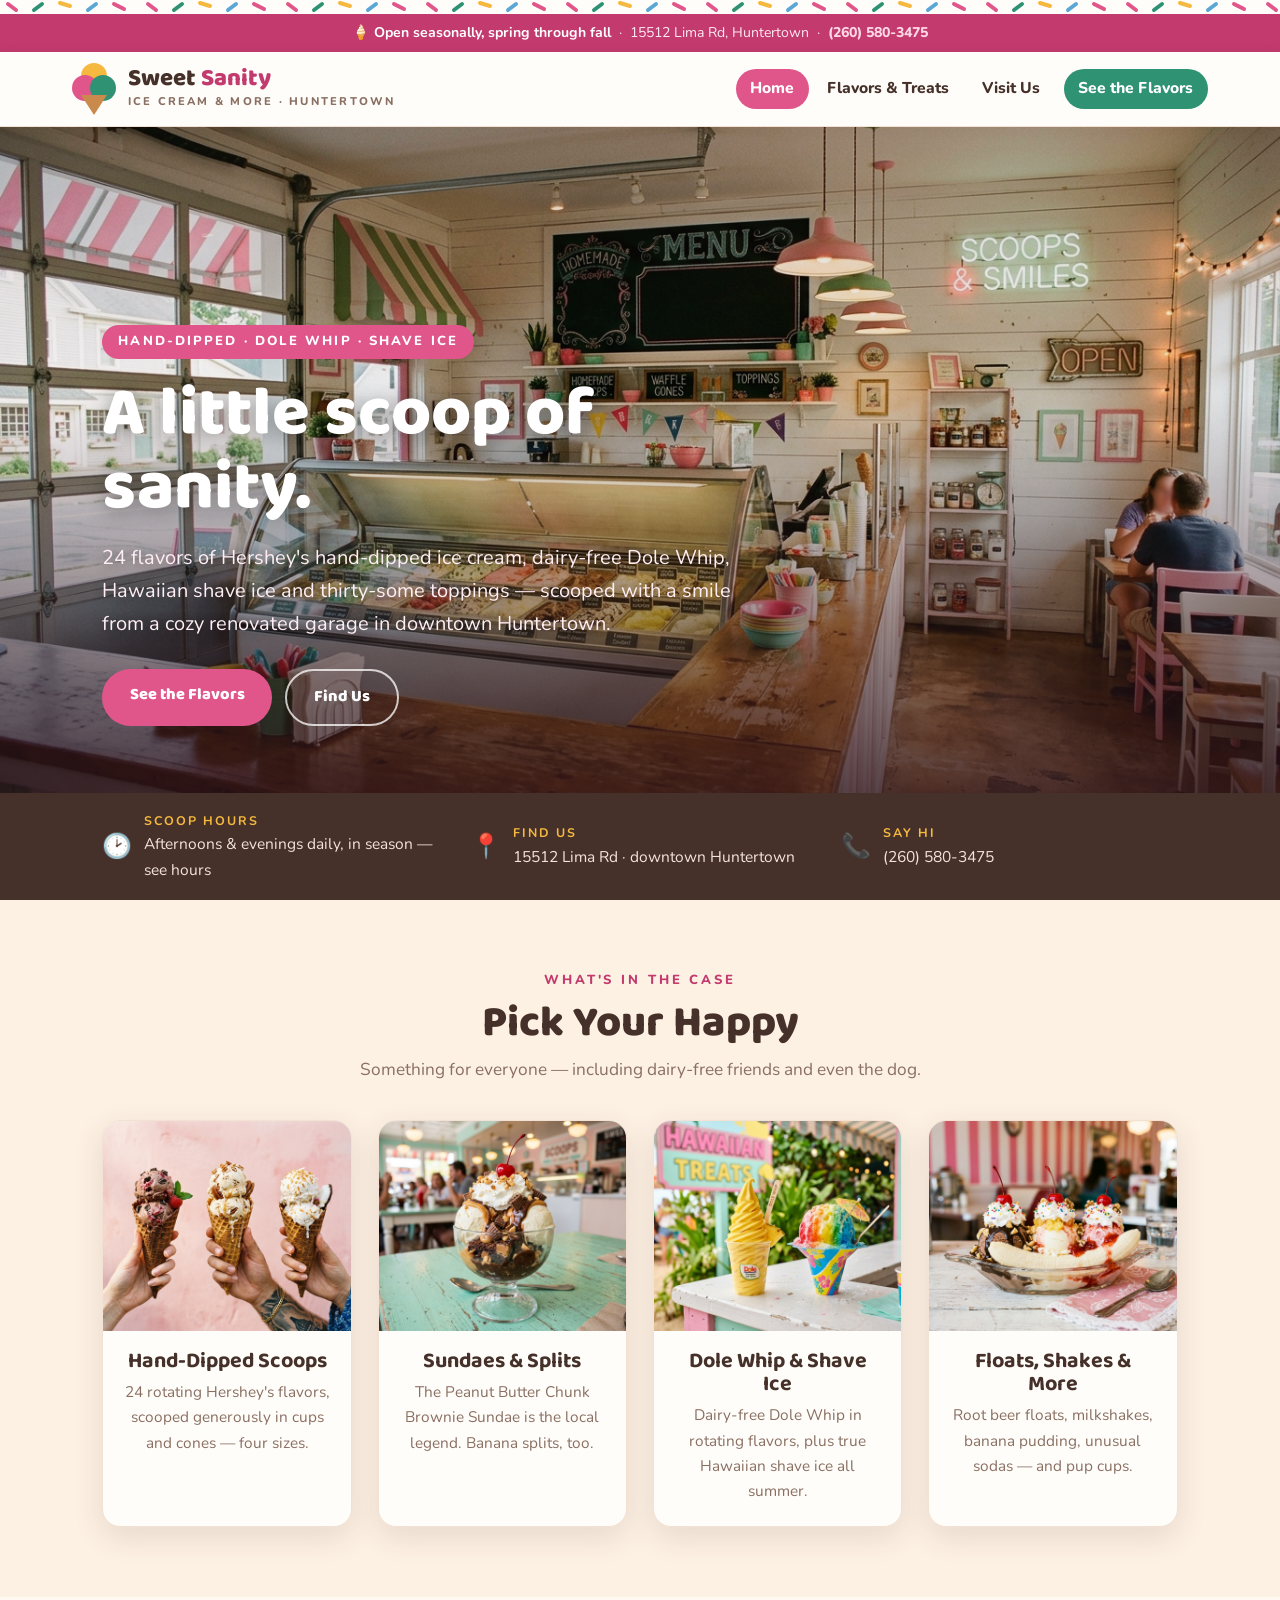
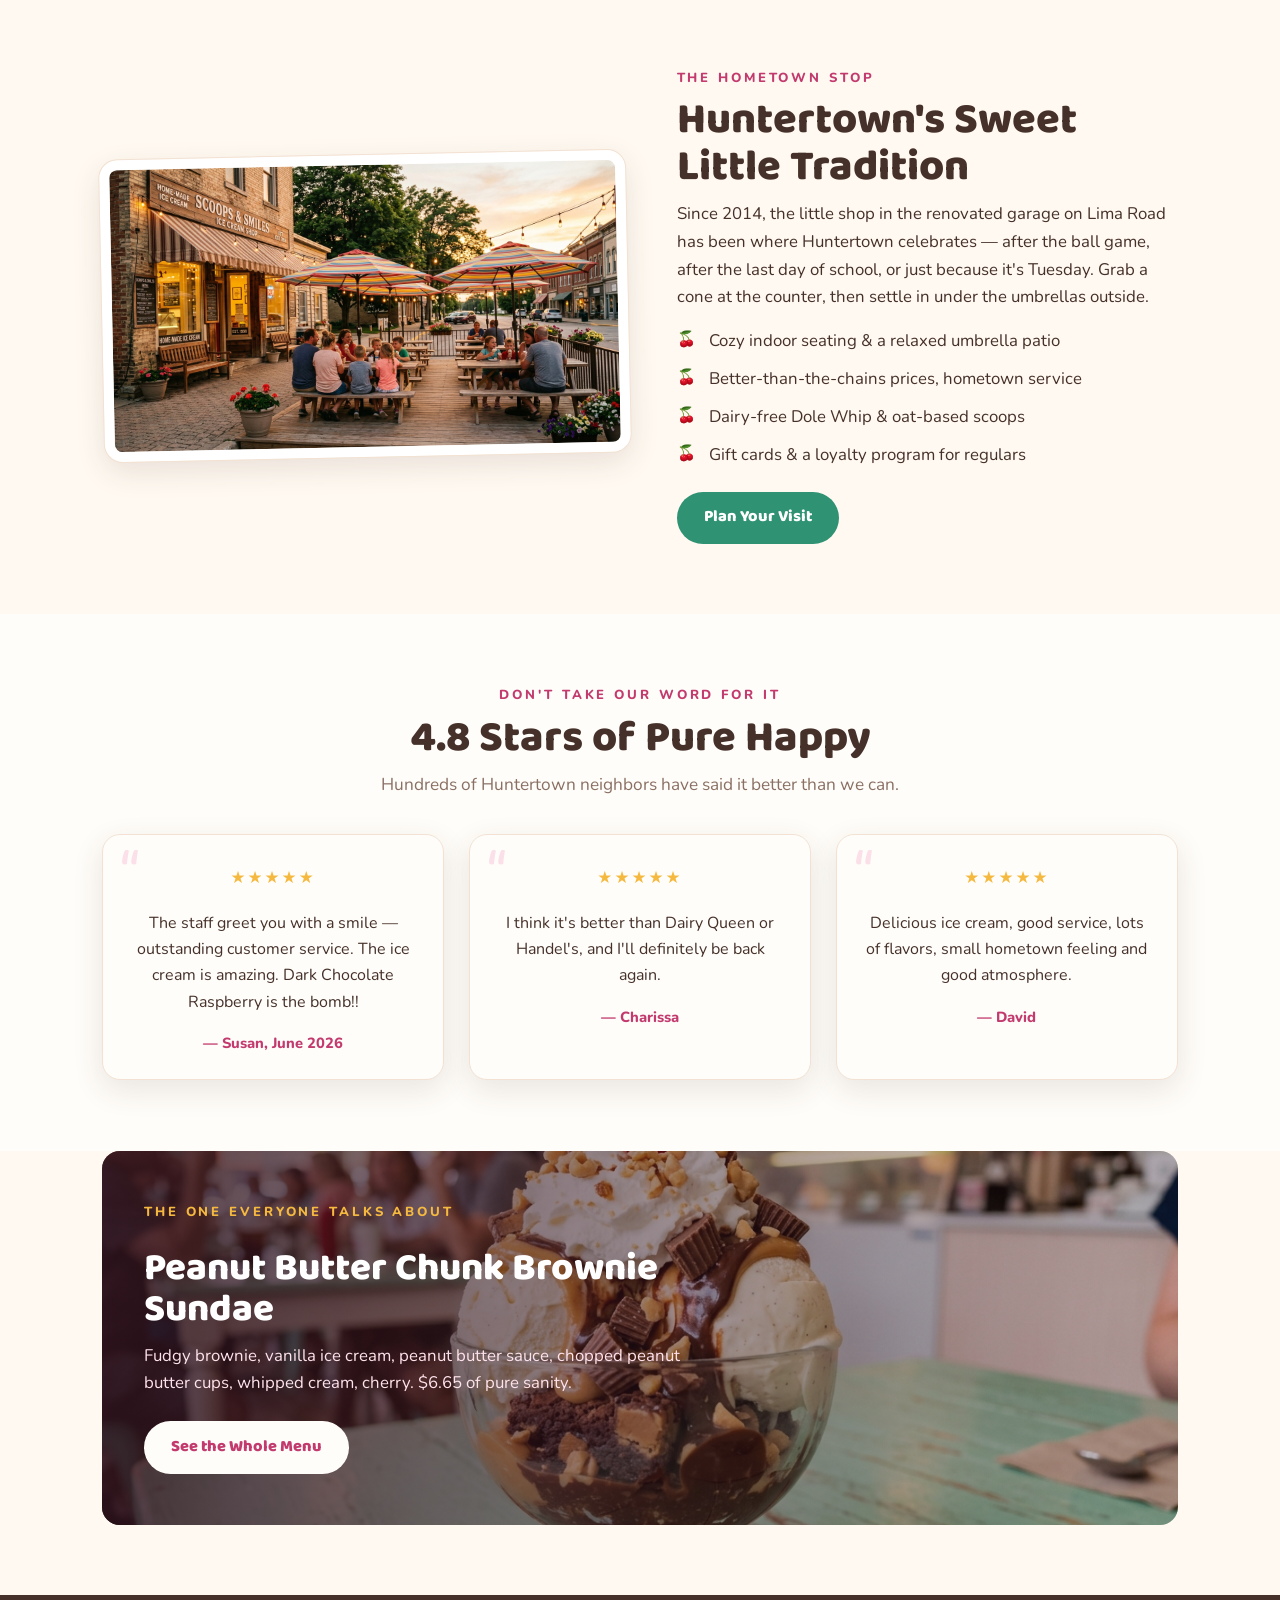
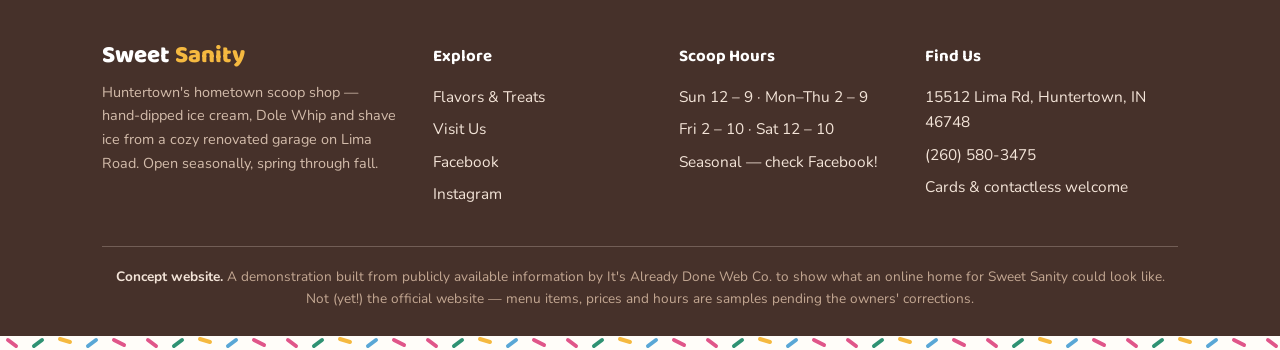
<file: index.html>
<!DOCTYPE html>
<html lang="en">
<head>
<meta charset="UTF-8">
<meta name="viewport" content="width=device-width, initial-scale=1.0">
<title>Sweet Sanity Ice Cream — Huntertown's Hometown Scoop Shop</title>
<meta name="description" content="24 flavors of Hershey's hand-dipped ice cream, dairy-free Dole Whip, Hawaiian shave ice and 30+ toppings — served from a cozy renovated garage in downtown Huntertown, Indiana.">
<link rel="icon" href="data:image/svg+xml,<svg xmlns='http://www.w3.org/2000/svg' viewBox='0 0 100 100'><circle cx='35' cy='38' r='20' fill='%23e0568a'/><circle cx='65' cy='38' r='20' fill='%232f9273'/><circle cx='50' cy='24' r='20' fill='%23f5b940'/><path d='M28 55 L50 95 L72 55 Z' fill='%23c98a4b'/></svg>">
<link rel="stylesheet" href="css/style.css">
</head>
<body>

<div class="sprinkles"></div>
<div class="topbar">🍦 <strong>Open seasonally, spring through fall</strong> &nbsp;·&nbsp; 15512 Lima Rd, Huntertown &nbsp;·&nbsp; <a href="tel:+12605803475">(260) 580-3475</a></div>

<header class="site">
  <div class="nav-row">
    <a class="brand" href="index.html">
      <span class="scoops"><span class="s3"></span><span class="s1"></span><span class="s2"></span></span>
      <span>
        <span class="brand-name">Sweet <span>Sanity</span></span>
        <span class="brand-tag">Ice Cream &amp; More · Huntertown</span>
      </span>
    </a>
    <nav class="main">
      <a href="index.html" class="active">Home</a>
      <a href="menu.html">Flavors &amp; Treats</a>
      <a href="visit.html">Visit Us</a>
      <a href="menu.html" class="cta">See the Flavors</a>
    </nav>
  </div>
</header>

<section class="hero">
  <img class="hero-bg" src="assets/hero-parlor.png" alt="Inside Sweet Sanity: a glass case of colorful hand-dipped ice cream tubs in a cozy pink, green and white parlor">
  <div class="wrap hero-inner">
    <span class="kicker">Hand-dipped · Dole Whip · Shave Ice</span>
    <h1>A little scoop of sanity.</h1>
    <p class="lede">24 flavors of Hershey's hand-dipped ice cream, dairy-free Dole Whip, Hawaiian shave ice and thirty-some toppings — scooped with a smile from a cozy renovated garage in downtown Huntertown.</p>
    <div class="btns">
      <a class="btn btn-pink" href="menu.html">See the Flavors</a>
      <a class="btn btn-outline" href="visit.html">Find Us</a>
    </div>
  </div>
</section>

<div class="info-strip">
  <div class="wrap">
    <div class="cell"><span class="info-ico">🕑</span><div><strong>Scoop Hours</strong> Afternoons &amp; evenings daily, in season — <a href="visit.html">see hours</a></div></div>
    <div class="cell"><span class="info-ico">📍</span><div><strong>Find Us</strong> <a href="visit.html">15512 Lima Rd · downtown Huntertown</a></div></div>
    <div class="cell"><span class="info-ico">📞</span><div><strong>Say Hi</strong> <a href="tel:+12605803475">(260) 580-3475</a></div></div>
  </div>
</div>

<section class="block block--deep">
  <div class="wrap center">
    <p class="eyebrow">What's in the case</p>
    <h2>Pick Your Happy</h2>
    <p class="sub">Something for everyone — including dairy-free friends and even the dog.</p>
    <div class="grid grid-4">
      <div class="card">
        <img src="assets/cones.png" alt="Three waffle cones with colorful scoops of hand-dipped ice cream">
        <div class="pad"><h3>Hand-Dipped Scoops</h3><p>24 rotating Hershey's flavors, scooped generously in cups and cones — four sizes.</p></div>
      </div>
      <div class="card">
        <img src="assets/sundae.png" alt="A peanut butter chunk brownie sundae with whipped cream and a cherry">
        <div class="pad"><h3>Sundaes &amp; Splits</h3><p>The Peanut Butter Chunk Brownie Sundae is the local legend. Banana splits, too.</p></div>
      </div>
      <div class="card">
        <img src="assets/dolewhip.png" alt="Pineapple Dole Whip swirl beside a rainbow Hawaiian shave ice">
        <div class="pad"><h3>Dole Whip &amp; Shave Ice</h3><p>Dairy-free Dole Whip in rotating flavors, plus true Hawaiian shave ice all summer.</p></div>
      </div>
      <div class="card">
        <img src="assets/banana-split.png" alt="A classic banana split with whipped cream, sprinkles and cherries">
        <div class="pad"><h3>Floats, Shakes &amp; More</h3><p>Root beer floats, milkshakes, banana pudding, unusual sodas — and pup cups.</p></div>
      </div>
    </div>
  </div>
</section>

<section class="block">
  <div class="wrap">
    <div class="split">
      <div class="split-img"><img src="assets/patio.png" alt="Umbrella-shaded picnic tables outside the ice cream shop on a summer evening"></div>
      <div>
        <p class="eyebrow">The Hometown Stop</p>
        <h2>Huntertown's Sweet Little Tradition</h2>
        <p>Since 2014, the little shop in the renovated garage on Lima Road has been where Huntertown celebrates — after the ball game, after the last day of school, or just because it's Tuesday. Grab a cone at the counter, then settle in under the umbrellas outside.</p>
        <ul class="checks">
          <li>Cozy indoor seating &amp; a relaxed umbrella patio</li>
          <li>Better-than-the-chains prices, hometown service</li>
          <li>Dairy-free Dole Whip &amp; oat-based scoops</li>
          <li>Gift cards &amp; a loyalty program for regulars</li>
        </ul>
        <p style="margin-top:1.4rem"><a class="btn btn-mint" href="visit.html">Plan Your Visit</a></p>
      </div>
    </div>
  </div>
</section>

<section class="block block--white">
  <div class="wrap center">
    <p class="eyebrow">Don't take our word for it</p>
    <h2>4.8 Stars of Pure Happy</h2>
    <p class="sub">Hundreds of Huntertown neighbors have said it better than we can.</p>
    <div class="grid grid-3">
      <div class="review">
        <div class="stars">★★★★★</div>
        <p>The staff greet you with a smile — outstanding customer service. The ice cream is amazing. Dark Chocolate Raspberry is the bomb!!</p>
        <div class="who">— Susan, June 2026</div>
      </div>
      <div class="review">
        <div class="stars">★★★★★</div>
        <p>I think it's better than Dairy Queen or Handel's, and I'll definitely be back again.</p>
        <div class="who">— Charissa</div>
      </div>
      <div class="review">
        <div class="stars">★★★★★</div>
        <p>Delicious ice cream, good service, lots of flavors, small hometown feeling and good atmosphere.</p>
        <div class="who">— David</div>
      </div>
    </div>
  </div>
</section>

<section class="block" style="padding-top:0">
  <div class="wrap">
    <div class="banner">
      <img class="bg" src="assets/sundae.png" alt="An indulgent brownie sundae">
      <div class="pad">
        <p class="eyebrow" style="color:#f5b940">The one everyone talks about</p>
        <h2>Peanut Butter Chunk Brownie Sundae</h2>
        <p>Fudgy brownie, vanilla ice cream, peanut butter sauce, chopped peanut butter cups, whipped cream, cherry. $6.65 of pure sanity.</p>
        <a class="btn btn-cream" href="menu.html">See the Whole Menu</a>
      </div>
    </div>
  </div>
</section>

<footer class="site">
  <div class="wrap">
    <div class="cols">
      <div>
        <span class="brand-name">Sweet <span style="color:#f5b940">Sanity</span></span>
        <p class="small">Huntertown's hometown scoop shop — hand-dipped ice cream, Dole Whip and shave ice from a cozy renovated garage on Lima Road. Open seasonally, spring through fall.</p>
      </div>
      <div>
        <h4>Explore</h4>
        <ul>
          <li><a href="menu.html">Flavors &amp; Treats</a></li>
          <li><a href="visit.html">Visit Us</a></li>
          <li><a href="https://www.facebook.com/p/Sweet-Sanity-Ice-Cream-and-More-61554289288531/" target="_blank" rel="noopener">Facebook</a></li>
          <li><a href="https://www.instagram.com/_sweet_sanity/" target="_blank" rel="noopener">Instagram</a></li>
        </ul>
      </div>
      <div>
        <h4>Scoop Hours</h4>
        <ul>
          <li>Sun 12 – 9 · Mon–Thu 2 – 9</li>
          <li>Fri 2 – 10 · Sat 12 – 10</li>
          <li>Seasonal — check Facebook!</li>
        </ul>
      </div>
      <div>
        <h4>Find Us</h4>
        <ul>
          <li>15512 Lima Rd, Huntertown, IN 46748</li>
          <li><a href="tel:+12605803475">(260) 580-3475</a></li>
          <li>Cards &amp; contactless welcome</li>
        </ul>
      </div>
    </div>
    <div class="footnote">
      <strong>Concept website.</strong> A demonstration built from publicly available information by It's Already Done Web Co. to show what an online home for Sweet Sanity could look like. Not (yet!) the official website — menu items, prices and hours are samples pending the owners' corrections.
    </div>
  </div>
</footer>
<div class="sprinkles"></div>

<script>
  // Privacy-friendly analytics (GoatCounter) - no cookies, records host+path only
  window.goatcounter = { path: function(p) { return location.host + p; } };
</script>
<script data-goatcounter="https://flylow3d.goatcounter.com/count" async src="//gc.zgo.at/count.js"></script>
</body>
</html>
</file>
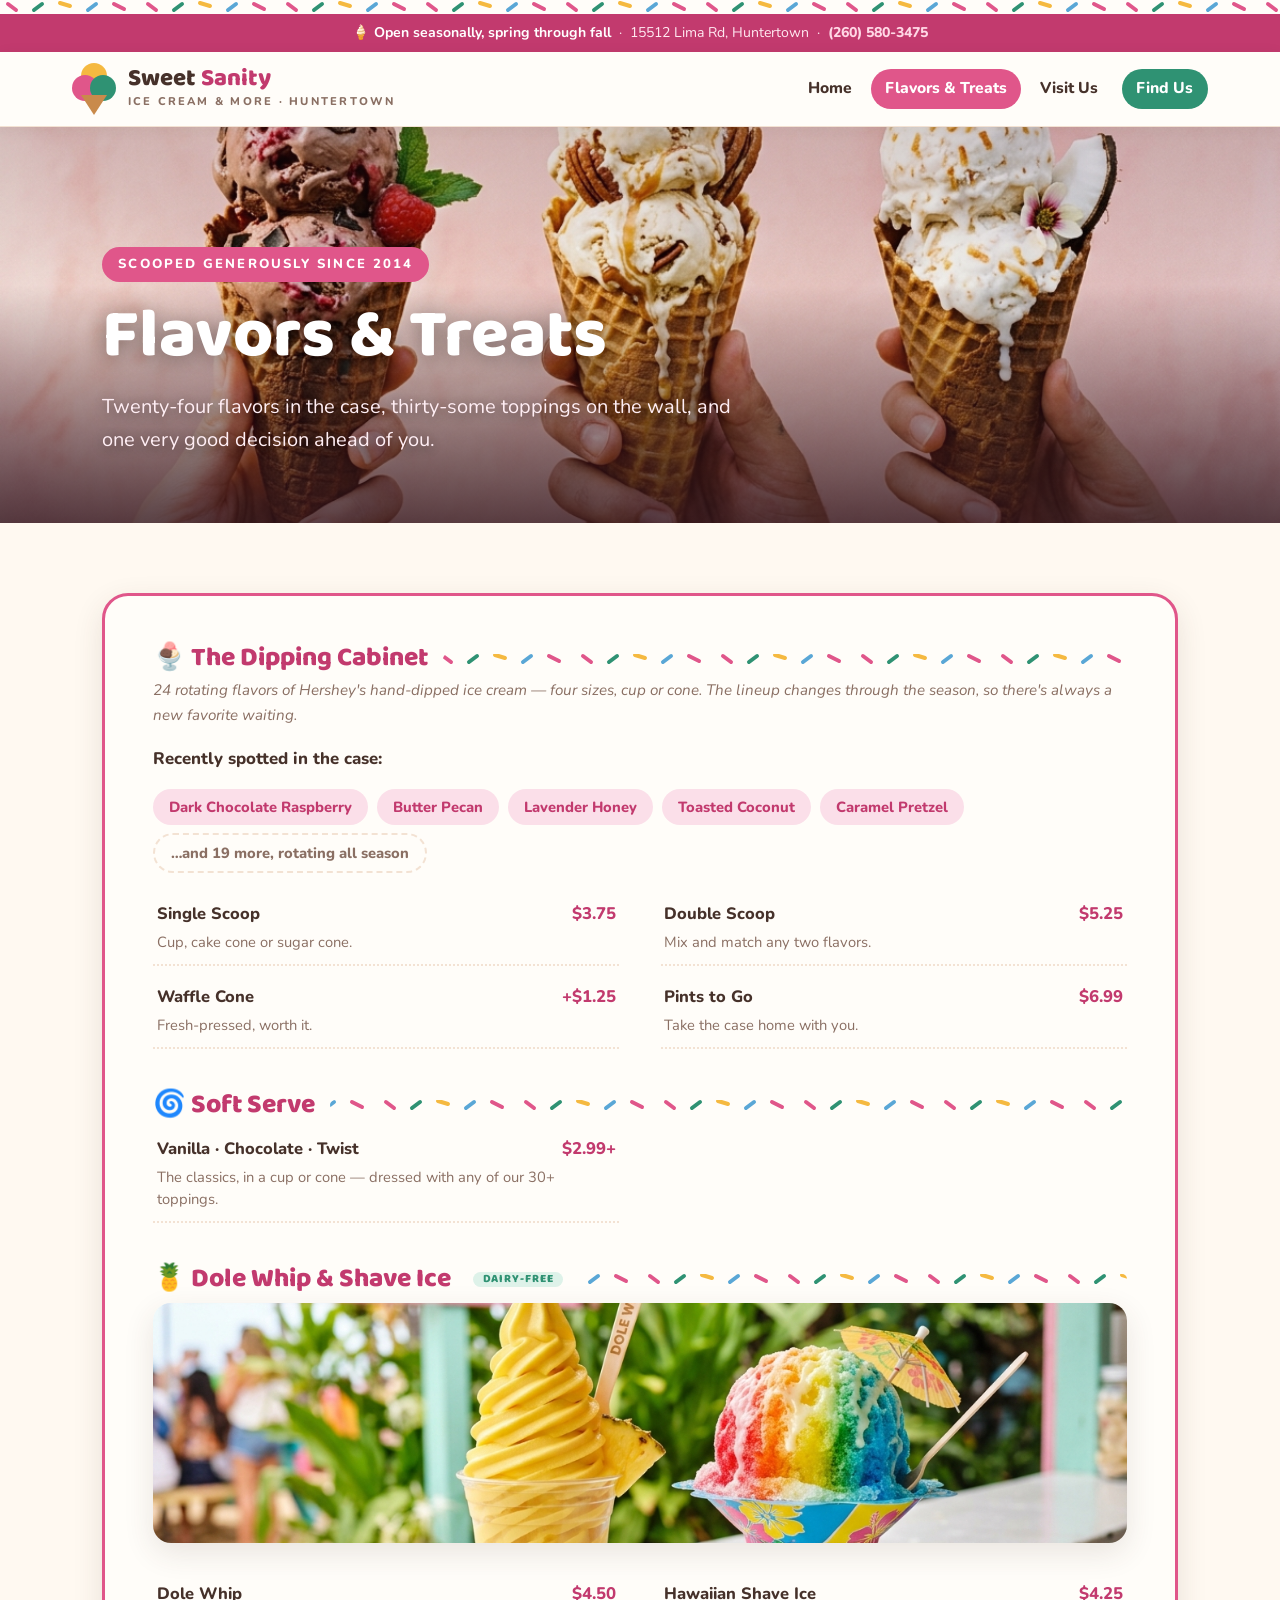
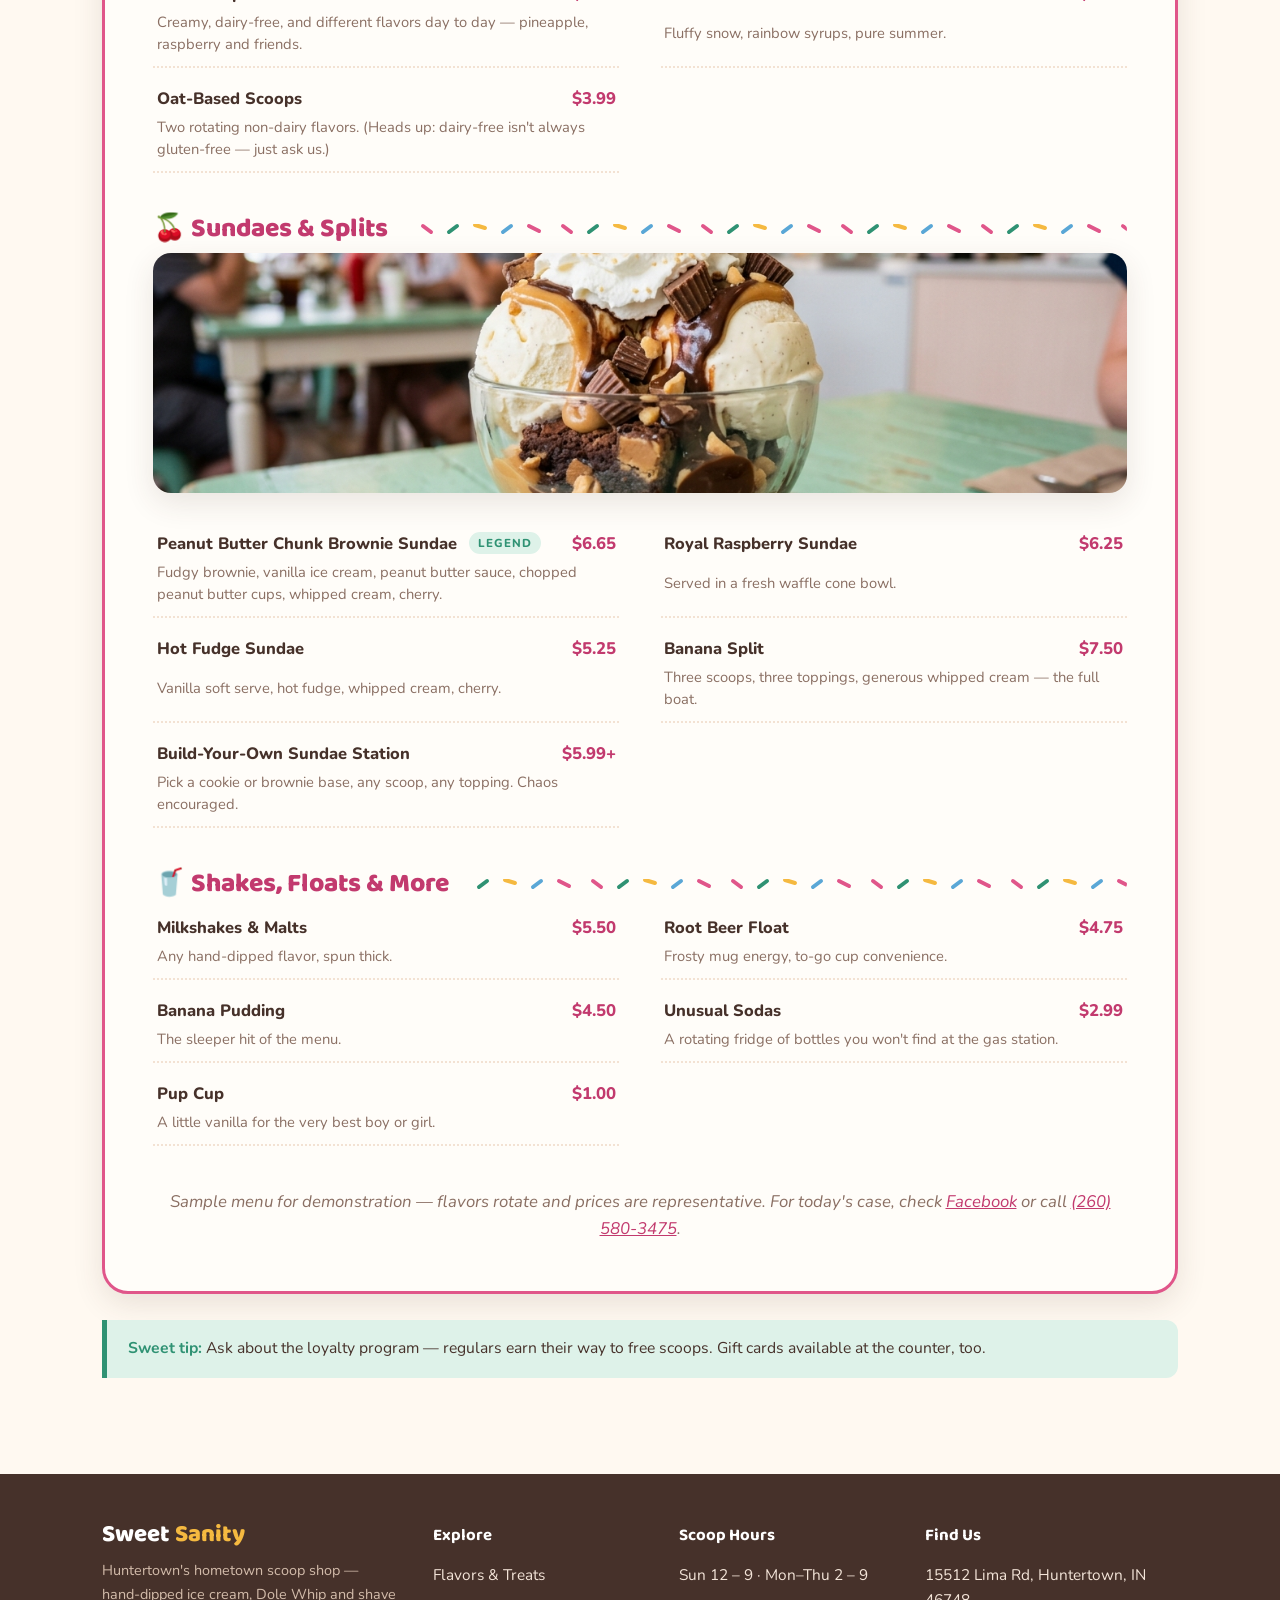
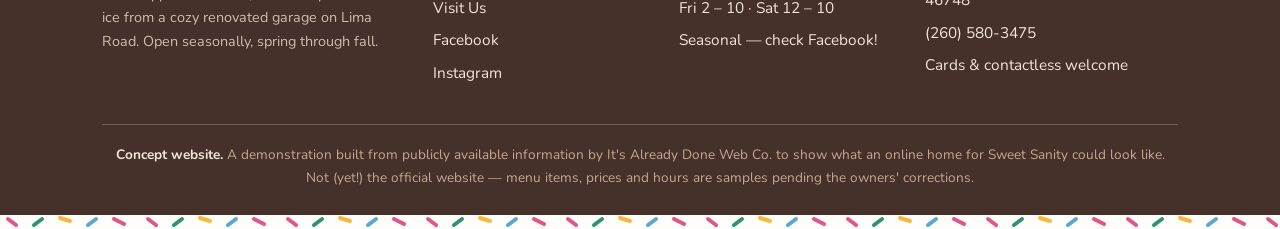
<file: menu.html>
<!DOCTYPE html>
<html lang="en">
<head>
<meta charset="UTF-8">
<meta name="viewport" content="width=device-width, initial-scale=1.0">
<title>Flavors &amp; Treats — Sweet Sanity Ice Cream · Huntertown, IN</title>
<meta name="description" content="24 rotating Hershey's hand-dipped flavors, soft serve, dairy-free Dole Whip, Hawaiian shave ice, sundaes, splits, shakes and floats at Sweet Sanity in Huntertown.">
<link rel="icon" href="data:image/svg+xml,<svg xmlns='http://www.w3.org/2000/svg' viewBox='0 0 100 100'><circle cx='35' cy='38' r='20' fill='%23e0568a'/><circle cx='65' cy='38' r='20' fill='%232f9273'/><circle cx='50' cy='24' r='20' fill='%23f5b940'/><path d='M28 55 L50 95 L72 55 Z' fill='%23c98a4b'/></svg>">
<link rel="stylesheet" href="css/style.css">
</head>
<body>

<div class="sprinkles"></div>
<div class="topbar">🍦 <strong>Open seasonally, spring through fall</strong> &nbsp;·&nbsp; 15512 Lima Rd, Huntertown &nbsp;·&nbsp; <a href="tel:+12605803475">(260) 580-3475</a></div>

<header class="site">
  <div class="nav-row">
    <a class="brand" href="index.html">
      <span class="scoops"><span class="s3"></span><span class="s1"></span><span class="s2"></span></span>
      <span>
        <span class="brand-name">Sweet <span>Sanity</span></span>
        <span class="brand-tag">Ice Cream &amp; More · Huntertown</span>
      </span>
    </a>
    <nav class="main">
      <a href="index.html">Home</a>
      <a href="menu.html" class="active">Flavors &amp; Treats</a>
      <a href="visit.html">Visit Us</a>
      <a href="visit.html" class="cta">Find Us</a>
    </nav>
  </div>
</header>

<section class="hero hero--page">
  <img class="hero-bg" src="assets/cones.png" alt="Waffle cones with generous scoops of hand-dipped ice cream">
  <div class="wrap hero-inner">
    <span class="kicker">Scooped generously since 2014</span>
    <h1>Flavors &amp; Treats</h1>
    <p class="lede">Twenty-four flavors in the case, thirty-some toppings on the wall, and one very good decision ahead of you.</p>
  </div>
</section>

<section class="block">
  <div class="wrap">
    <div class="menu-board">

      <div class="menu-section" id="dipped">
        <h3>🍨 The Dipping Cabinet</h3>
        <p class="note">24 rotating flavors of Hershey's hand-dipped ice cream — four sizes, cup or cone. The lineup changes through the season, so there's always a new favorite waiting.</p>
        <p style="font-weight:800; margin-top:0.6rem">Recently spotted in the case:</p>
        <div class="chips">
          <span>Dark Chocolate Raspberry</span>
          <span>Butter Pecan</span>
          <span>Lavender Honey</span>
          <span>Toasted Coconut</span>
          <span>Caramel Pretzel</span>
          <span class="more">…and 19 more, rotating all season</span>
        </div>
        <div class="menu-items" style="margin-top:1rem">
          <div class="mi"><span class="n">Single Scoop</span><span class="p">$3.75</span><span class="d">Cup, cake cone or sugar cone.</span></div>
          <div class="mi"><span class="n">Double Scoop</span><span class="p">$5.25</span><span class="d">Mix and match any two flavors.</span></div>
          <div class="mi"><span class="n">Waffle Cone</span><span class="p">+$1.25</span><span class="d">Fresh-pressed, worth it.</span></div>
          <div class="mi"><span class="n">Pints to Go</span><span class="p">$6.99</span><span class="d">Take the case home with you.</span></div>
        </div>
      </div>

      <div class="menu-section" id="softserve">
        <h3>🌀 Soft Serve</h3>
        <div class="menu-items">
          <div class="mi"><span class="n">Vanilla · Chocolate · Twist</span><span class="p">$2.99+</span><span class="d">The classics, in a cup or cone — dressed with any of our 30+ toppings.</span></div>
        </div>
      </div>

      <div class="menu-section" id="dolewhip">
        <h3>🍍 Dole Whip &amp; Shave Ice <span class="pill">Dairy-free</span></h3>
        <div class="menu-photo"><img src="assets/dolewhip.png" alt="Pineapple Dole Whip and rainbow Hawaiian shave ice"></div>
        <div class="menu-items">
          <div class="mi"><span class="n">Dole Whip</span><span class="p">$4.50</span><span class="d">Creamy, dairy-free, and different flavors day to day — pineapple, raspberry and friends.</span></div>
          <div class="mi"><span class="n">Hawaiian Shave Ice</span><span class="p">$4.25</span><span class="d">Fluffy snow, rainbow syrups, pure summer.</span></div>
          <div class="mi"><span class="n">Oat-Based Scoops</span><span class="p">$3.99</span><span class="d">Two rotating non-dairy flavors. (Heads up: dairy-free isn't always gluten-free — just ask us.)</span></div>
        </div>
      </div>

      <div class="menu-section" id="sundaes">
        <h3>🍒 Sundaes &amp; Splits</h3>
        <div class="menu-photo"><img src="assets/sundae.png" alt="Peanut butter chunk brownie sundae with whipped cream and cherry"></div>
        <div class="menu-items">
          <div class="mi"><span class="n">Peanut Butter Chunk Brownie Sundae <span class="pill">Legend</span></span><span class="p">$6.65</span><span class="d">Fudgy brownie, vanilla ice cream, peanut butter sauce, chopped peanut butter cups, whipped cream, cherry.</span></div>
          <div class="mi"><span class="n">Royal Raspberry Sundae</span><span class="p">$6.25</span><span class="d">Served in a fresh waffle cone bowl.</span></div>
          <div class="mi"><span class="n">Hot Fudge Sundae</span><span class="p">$5.25</span><span class="d">Vanilla soft serve, hot fudge, whipped cream, cherry.</span></div>
          <div class="mi"><span class="n">Banana Split</span><span class="p">$7.50</span><span class="d">Three scoops, three toppings, generous whipped cream — the full boat.</span></div>
          <div class="mi"><span class="n">Build-Your-Own Sundae Station</span><span class="p">$5.99+</span><span class="d">Pick a cookie or brownie base, any scoop, any topping. Chaos encouraged.</span></div>
        </div>
      </div>

      <div class="menu-section" id="more">
        <h3>🥤 Shakes, Floats &amp; More</h3>
        <div class="menu-items">
          <div class="mi"><span class="n">Milkshakes &amp; Malts</span><span class="p">$5.50</span><span class="d">Any hand-dipped flavor, spun thick.</span></div>
          <div class="mi"><span class="n">Root Beer Float</span><span class="p">$4.75</span><span class="d">Frosty mug energy, to-go cup convenience.</span></div>
          <div class="mi"><span class="n">Banana Pudding</span><span class="p">$4.50</span><span class="d">The sleeper hit of the menu.</span></div>
          <div class="mi"><span class="n">Unusual Sodas</span><span class="p">$2.99</span><span class="d">A rotating fridge of bottles you won't find at the gas station.</span></div>
          <div class="mi"><span class="n">Pup Cup</span><span class="p">$1.00</span><span class="d">A little vanilla for the very best boy or girl.</span></div>
        </div>
      </div>

      <p style="text-align:center; color:var(--muted); font-style:italic; margin-top:2rem">Sample menu for demonstration — flavors rotate and prices are representative. For today's case, check <a href="https://www.facebook.com/p/Sweet-Sanity-Ice-Cream-and-More-61554289288531/" target="_blank" rel="noopener">Facebook</a> or call <a href="tel:+12605803475">(260) 580-3475</a>.</p>
    </div>

    <div class="tip">
      <strong>Sweet tip:</strong> Ask about the loyalty program — regulars earn their way to free scoops. Gift cards available at the counter, too.
    </div>
  </div>
</section>

<footer class="site">
  <div class="wrap">
    <div class="cols">
      <div>
        <span class="brand-name">Sweet <span style="color:#f5b940">Sanity</span></span>
        <p class="small">Huntertown's hometown scoop shop — hand-dipped ice cream, Dole Whip and shave ice from a cozy renovated garage on Lima Road. Open seasonally, spring through fall.</p>
      </div>
      <div>
        <h4>Explore</h4>
        <ul>
          <li><a href="menu.html">Flavors &amp; Treats</a></li>
          <li><a href="visit.html">Visit Us</a></li>
          <li><a href="https://www.facebook.com/p/Sweet-Sanity-Ice-Cream-and-More-61554289288531/" target="_blank" rel="noopener">Facebook</a></li>
          <li><a href="https://www.instagram.com/_sweet_sanity/" target="_blank" rel="noopener">Instagram</a></li>
        </ul>
      </div>
      <div>
        <h4>Scoop Hours</h4>
        <ul>
          <li>Sun 12 – 9 · Mon–Thu 2 – 9</li>
          <li>Fri 2 – 10 · Sat 12 – 10</li>
          <li>Seasonal — check Facebook!</li>
        </ul>
      </div>
      <div>
        <h4>Find Us</h4>
        <ul>
          <li>15512 Lima Rd, Huntertown, IN 46748</li>
          <li><a href="tel:+12605803475">(260) 580-3475</a></li>
          <li>Cards &amp; contactless welcome</li>
        </ul>
      </div>
    </div>
    <div class="footnote">
      <strong>Concept website.</strong> A demonstration built from publicly available information by It's Already Done Web Co. to show what an online home for Sweet Sanity could look like. Not (yet!) the official website — menu items, prices and hours are samples pending the owners' corrections.
    </div>
  </div>
</footer>
<div class="sprinkles"></div>

<script>
  // Privacy-friendly analytics (GoatCounter) - no cookies, records host+path only
  window.goatcounter = { path: function(p) { return location.host + p; } };
</script>
<script data-goatcounter="https://flylow3d.goatcounter.com/count" async src="//gc.zgo.at/count.js"></script>
</body>
</html>
</file>
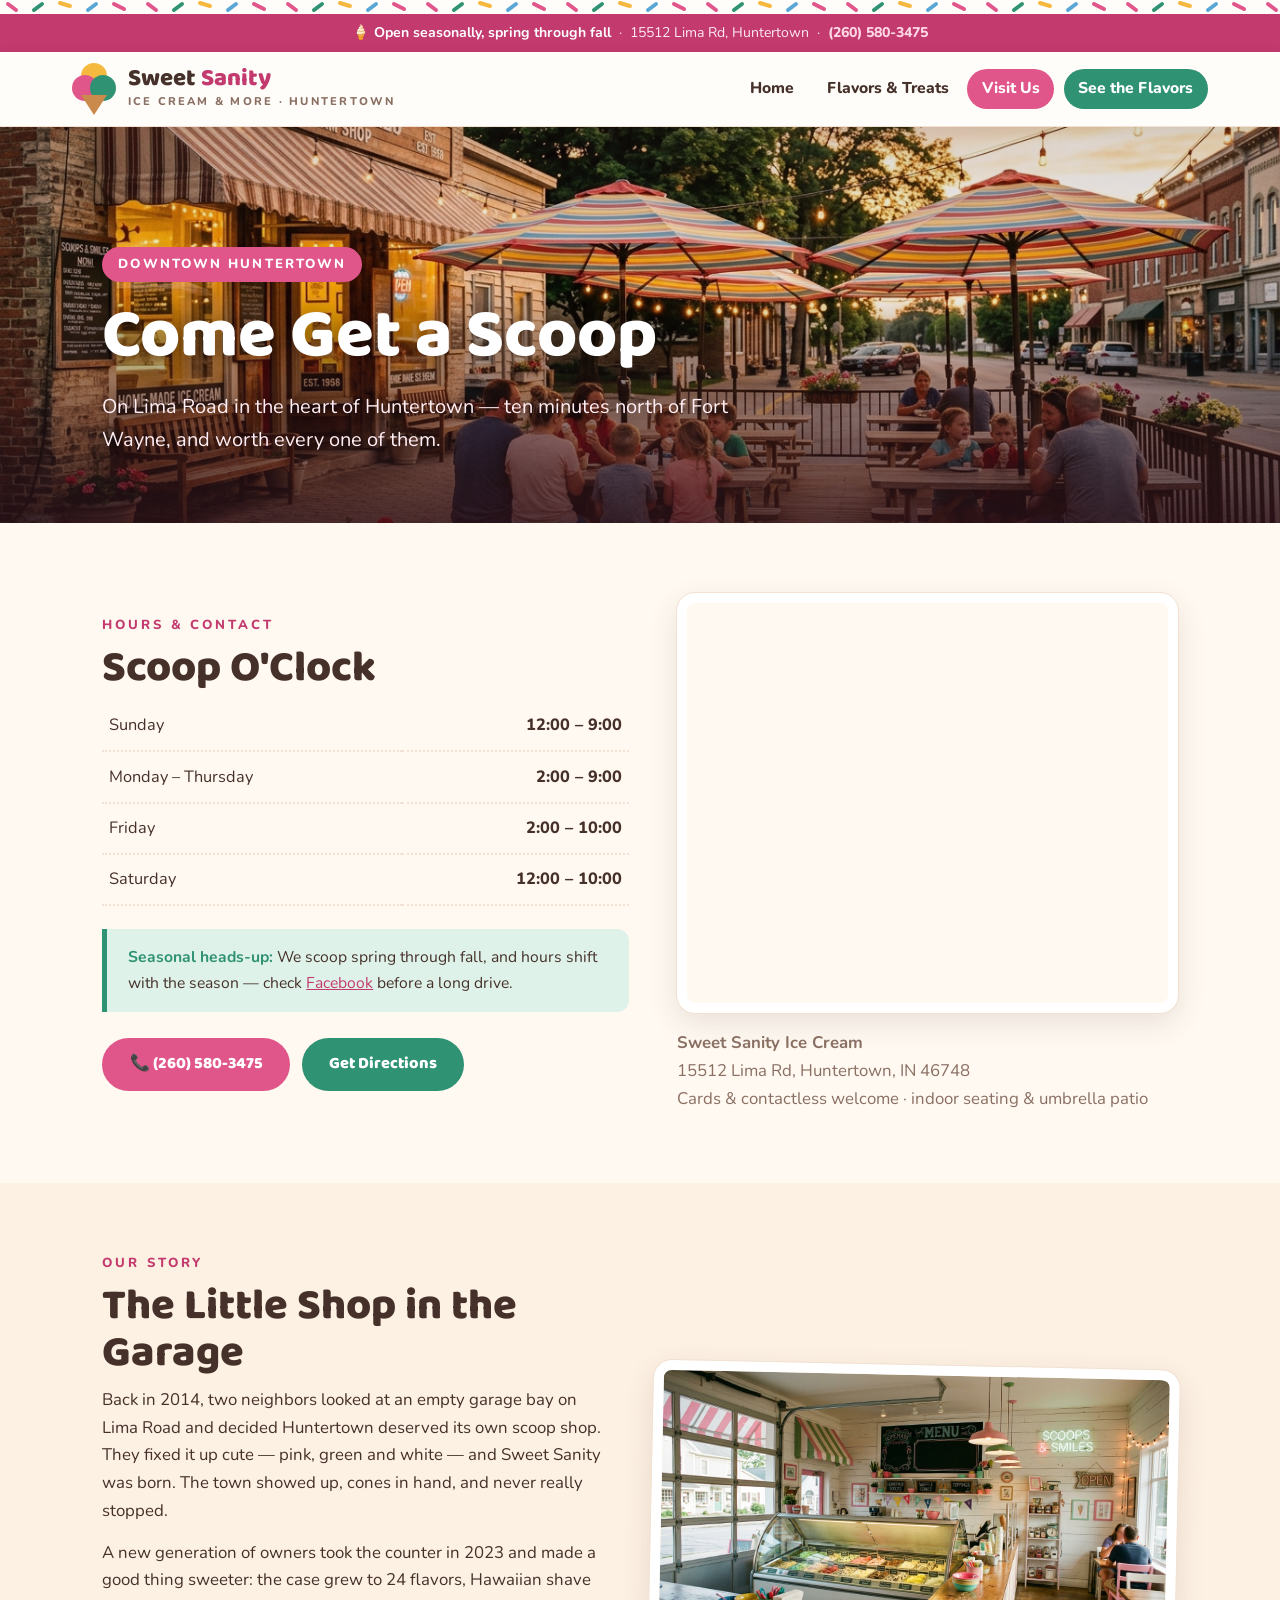
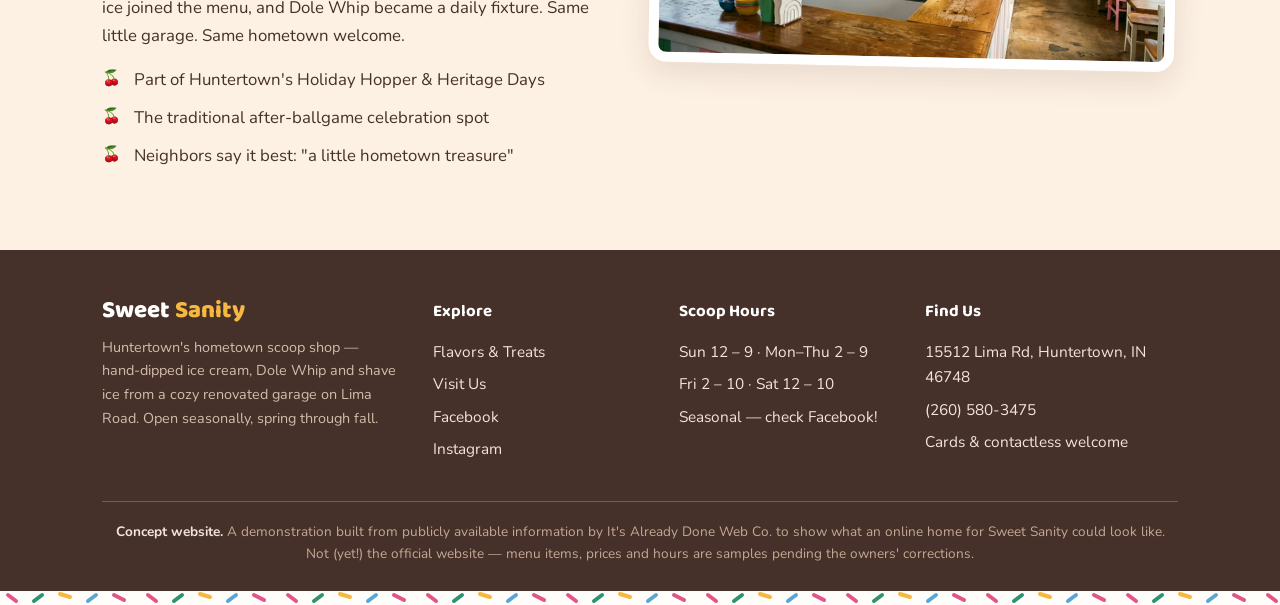
<file: visit.html>
<!DOCTYPE html>
<html lang="en">
<head>
<meta charset="UTF-8">
<meta name="viewport" content="width=device-width, initial-scale=1.0">
<title>Visit Us — Sweet Sanity Ice Cream · Huntertown, IN</title>
<meta name="description" content="Find Sweet Sanity Ice Cream at 15512 Lima Rd in downtown Huntertown, Indiana. Seasonal hours, the story of the little shop in the renovated garage, and directions.">
<link rel="icon" href="data:image/svg+xml,<svg xmlns='http://www.w3.org/2000/svg' viewBox='0 0 100 100'><circle cx='35' cy='38' r='20' fill='%23e0568a'/><circle cx='65' cy='38' r='20' fill='%232f9273'/><circle cx='50' cy='24' r='20' fill='%23f5b940'/><path d='M28 55 L50 95 L72 55 Z' fill='%23c98a4b'/></svg>">
<link rel="stylesheet" href="css/style.css">
</head>
<body>

<div class="sprinkles"></div>
<div class="topbar">🍦 <strong>Open seasonally, spring through fall</strong> &nbsp;·&nbsp; 15512 Lima Rd, Huntertown &nbsp;·&nbsp; <a href="tel:+12605803475">(260) 580-3475</a></div>

<header class="site">
  <div class="nav-row">
    <a class="brand" href="index.html">
      <span class="scoops"><span class="s3"></span><span class="s1"></span><span class="s2"></span></span>
      <span>
        <span class="brand-name">Sweet <span>Sanity</span></span>
        <span class="brand-tag">Ice Cream &amp; More · Huntertown</span>
      </span>
    </a>
    <nav class="main">
      <a href="index.html">Home</a>
      <a href="menu.html">Flavors &amp; Treats</a>
      <a href="visit.html" class="active">Visit Us</a>
      <a href="menu.html" class="cta">See the Flavors</a>
    </nav>
  </div>
</header>

<section class="hero hero--page">
  <img class="hero-bg" src="assets/patio.png" alt="Umbrella-covered picnic tables outside the shop on a golden summer evening">
  <div class="wrap hero-inner">
    <span class="kicker">Downtown Huntertown</span>
    <h1>Come Get a Scoop</h1>
    <p class="lede">On Lima Road in the heart of Huntertown — ten minutes north of Fort Wayne, and worth every one of them.</p>
  </div>
</section>

<section class="block">
  <div class="wrap">
    <div class="split">
      <div>
        <p class="eyebrow">Hours &amp; Contact</p>
        <h2>Scoop O'Clock</h2>
        <table class="hours">
          <tr><td>Sunday</td><td>12:00 – 9:00</td></tr>
          <tr><td>Monday – Thursday</td><td>2:00 – 9:00</td></tr>
          <tr><td>Friday</td><td>2:00 – 10:00</td></tr>
          <tr><td>Saturday</td><td>12:00 – 10:00</td></tr>
        </table>
        <div class="tip" style="margin-top:1.4rem">
          <strong>Seasonal heads-up:</strong> We scoop spring through fall, and hours shift with the season — check <a href="https://www.facebook.com/p/Sweet-Sanity-Ice-Cream-and-More-61554289288531/" target="_blank" rel="noopener">Facebook</a> before a long drive.
        </div>
        <p style="margin-top:1.2rem">
          <a class="btn btn-pink" href="tel:+12605803475">📞 (260) 580-3475</a>
          &nbsp;
          <a class="btn btn-mint" href="https://www.google.com/maps/dir/?api=1&amp;destination=Sweet+Sanity+Ice+Cream,+15512+Lima+Rd,+Huntertown,+IN+46748" target="_blank" rel="noopener">Get Directions</a>
        </p>
      </div>
      <div>
        <div class="map-frame">
          <iframe title="Map to Sweet Sanity Ice Cream, 15512 Lima Rd, Huntertown" src="https://www.google.com/maps?q=Sweet+Sanity+Ice+Cream%2C+15512+Lima+Rd%2C+Huntertown%2C+IN+46748&amp;output=embed" loading="lazy" referrerpolicy="no-referrer-when-downgrade"></iframe>
        </div>
        <p style="margin-top:1rem; color:var(--muted)">
          <strong>Sweet Sanity Ice Cream</strong><br>
          15512 Lima Rd, Huntertown, IN 46748<br>
          Cards &amp; contactless welcome · indoor seating &amp; umbrella patio
        </p>
      </div>
    </div>
  </div>
</section>

<section class="block block--deep">
  <div class="wrap">
    <div class="split rev">
      <div>
        <p class="eyebrow">Our Story</p>
        <h2>The Little Shop in the Garage</h2>
        <p>Back in 2014, two neighbors looked at an empty garage bay on Lima Road and decided Huntertown deserved its own scoop shop. They fixed it up cute — pink, green and white — and Sweet Sanity was born. The town showed up, cones in hand, and never really stopped.</p>
        <p style="margin-top:0.9rem">A new generation of owners took the counter in 2023 and made a good thing sweeter: the case grew to 24 flavors, Hawaiian shave ice joined the menu, and Dole Whip became a daily fixture. Same little garage. Same hometown welcome.</p>
        <ul class="checks">
          <li>Part of Huntertown's Holiday Hopper &amp; Heritage Days</li>
          <li>The traditional after-ballgame celebration spot</li>
          <li>Neighbors say it best: "a little hometown treasure"</li>
        </ul>
      </div>
      <div class="split-img"><img src="assets/hero-parlor.png" alt="Inside the cozy renovated-garage parlor with its colorful dipping cabinet"></div>
    </div>
  </div>
</section>

<footer class="site">
  <div class="wrap">
    <div class="cols">
      <div>
        <span class="brand-name">Sweet <span style="color:#f5b940">Sanity</span></span>
        <p class="small">Huntertown's hometown scoop shop — hand-dipped ice cream, Dole Whip and shave ice from a cozy renovated garage on Lima Road. Open seasonally, spring through fall.</p>
      </div>
      <div>
        <h4>Explore</h4>
        <ul>
          <li><a href="menu.html">Flavors &amp; Treats</a></li>
          <li><a href="visit.html">Visit Us</a></li>
          <li><a href="https://www.facebook.com/p/Sweet-Sanity-Ice-Cream-and-More-61554289288531/" target="_blank" rel="noopener">Facebook</a></li>
          <li><a href="https://www.instagram.com/_sweet_sanity/" target="_blank" rel="noopener">Instagram</a></li>
        </ul>
      </div>
      <div>
        <h4>Scoop Hours</h4>
        <ul>
          <li>Sun 12 – 9 · Mon–Thu 2 – 9</li>
          <li>Fri 2 – 10 · Sat 12 – 10</li>
          <li>Seasonal — check Facebook!</li>
        </ul>
      </div>
      <div>
        <h4>Find Us</h4>
        <ul>
          <li>15512 Lima Rd, Huntertown, IN 46748</li>
          <li><a href="tel:+12605803475">(260) 580-3475</a></li>
          <li>Cards &amp; contactless welcome</li>
        </ul>
      </div>
    </div>
    <div class="footnote">
      <strong>Concept website.</strong> A demonstration built from publicly available information by It's Already Done Web Co. to show what an online home for Sweet Sanity could look like. Not (yet!) the official website — menu items, prices and hours are samples pending the owners' corrections.
    </div>
  </div>
</footer>
<div class="sprinkles"></div>

<script>
  // Privacy-friendly analytics (GoatCounter) - no cookies, records host+path only
  window.goatcounter = { path: function(p) { return location.host + p; } };
</script>
<script data-goatcounter="https://flylow3d.goatcounter.com/count" async src="//gc.zgo.at/count.js"></script>
</body>
</html>
</file>
<file: css/style.css>
/* ============================================================
   Sweet Sanity Ice Cream — playful hometown scoop shop
   Cream · strawberry pink · mint · chocolate — their real
   pink/green/white parlor colors. Signature motif: sprinkles.
   ============================================================ */

@import url('https://fonts.googleapis.com/css2?family=Baloo+2:wght@500;600;700;800&family=Nunito:ital,wght@0,400;0,600;0,700;0,800;1,400&display=swap');

:root {
  --cream: #fff9f1;
  --cream-deep: #fdf1e3;
  --panel: #fffdf9;
  --line: #f3e2d3;
  --pink: #e0568a;
  --pink-deep: #c23a6e;
  --pink-soft: #fbdfe9;
  --mint: #2f9273;
  --mint-soft: #def2e9;
  --choc: #46312a;
  --muted: #8a6f63;
  --sun: #f5b940;
  --sky: #5aa7d6;
  --radius: 18px;
  --shadow: 0 10px 30px rgba(70, 49, 42, 0.12);
}

* { margin: 0; padding: 0; box-sizing: border-box; }
html { scroll-behavior: smooth; }

body {
  overflow-x: hidden;
  background: var(--cream);
  color: var(--choc);
  font-family: 'Nunito', system-ui, sans-serif;
  font-size: 1.05rem;
  line-height: 1.65;
}

img { max-width: 100%; display: block; }
::selection { background: var(--pink); color: #fff; }

h1, h2, h3 { font-family: 'Baloo 2', system-ui, sans-serif; line-height: 1.08; }

.wrap { max-width: 1120px; margin: 0 auto; padding: 0 1.4rem; }
a { color: var(--pink-deep); }

/* ---------- sprinkles divider ---------- */
.sprinkles {
  height: 14px;
  background-image: url("data:image/svg+xml,%3Csvg xmlns='http://www.w3.org/2000/svg' width='140' height='14'%3E%3Cg stroke-linecap='round' stroke-width='4'%3E%3Cline x1='8' y1='4' x2='16' y2='10' stroke='%23e0568a'/%3E%3Cline x1='34' y1='10' x2='42' y2='4' stroke='%232f9273'/%3E%3Cline x1='60' y1='3' x2='70' y2='6' stroke='%23f5b940'/%3E%3Cline x1='88' y1='10' x2='96' y2='4' stroke='%235aa7d6'/%3E%3Cline x1='114' y1='4' x2='124' y2='9' stroke='%23e0568a'/%3E%3C/g%3E%3C/svg%3E");
  background-repeat: repeat-x;
  background-color: var(--panel);
}

/* ---------- topbar & header ---------- */
.topbar {
  background: var(--pink-deep);
  color: #ffe9f1;
  font-size: 0.88rem;
  text-align: center;
  padding: 0.45rem 1rem;
}
.topbar strong { color: #fff; }
.topbar a { color: #ffd7e5; font-weight: 800; text-decoration: none; }

header.site {
  background: var(--panel);
  border-bottom: 1px solid var(--line);
  position: sticky; top: 0; z-index: 50;
  box-shadow: 0 2px 14px rgba(70,49,42,0.06);
}
.nav-row {
  display: flex; align-items: center; justify-content: space-between;
  gap: 1rem; padding: 0.7rem 1.4rem; max-width: 1180px; margin: 0 auto; flex-wrap: wrap;
}
.brand { text-decoration: none; display: flex; align-items: center; gap: 0.7rem; }
.scoops { width: 44px; height: 52px; position: relative; flex-shrink: 0; }
.scoops span { position: absolute; width: 26px; height: 26px; border-radius: 50%; }
.scoops .s1 { background: var(--pink); left: 0; top: 12px; }
.scoops .s2 { background: var(--mint); right: 0; top: 12px; }
.scoops .s3 { background: var(--sun); left: 9px; top: 0; }
.scoops::after {
  content: ""; position: absolute; left: 50%; transform: translateX(-50%);
  bottom: 0; width: 0; height: 0;
  border-left: 13px solid transparent; border-right: 13px solid transparent;
  border-top: 20px solid #c98a4b;
}
.brand-name {
  font-family: 'Baloo 2', sans-serif; font-weight: 800;
  font-size: 1.5rem; color: var(--choc); line-height: 1;
}
.brand-name span { color: var(--pink-deep); }
.brand-tag {
  display: block; font-family: 'Nunito', sans-serif;
  font-size: 0.7rem; font-weight: 800; letter-spacing: 0.2em;
  text-transform: uppercase; color: var(--muted);
}
nav.main { display: flex; align-items: center; gap: 0.25rem; flex-wrap: wrap; }
nav.main a {
  text-decoration: none; color: var(--choc); font-weight: 800; font-size: 0.98rem;
  padding: 0.45rem 0.9rem; border-radius: 999px; transition: background 0.15s, color 0.15s;
}
nav.main a:hover { background: var(--pink-soft); color: var(--pink-deep); }
nav.main a.active { background: var(--pink); color: #fff; }
nav.main a.cta { background: var(--mint); color: #fff; margin-left: 0.35rem; }
nav.main a.cta:hover { background: #23745a; color: #fff; }

/* ---------- hero ---------- */
.hero {
  position: relative; min-height: 74vh;
  display: flex; align-items: flex-end;
  color: #fff; isolation: isolate; overflow: hidden;
}
.hero-bg { position: absolute; inset: 0; width: 100%; height: 100%; object-fit: cover; z-index: -2; }
.hero::after {
  content: ""; position: absolute; inset: 0; z-index: -1;
  background: linear-gradient(180deg, rgba(60,25,35,0.18) 0%, rgba(60,25,35,0.05) 40%, rgba(45,18,26,0.78) 100%);
}
.hero-inner { padding-top: 5.5rem; padding-bottom: 3.2rem; width: 100%; }
.hero .kicker {
  display: inline-block; background: var(--pink);
  color: #fff; font-weight: 800; font-size: 0.82rem;
  letter-spacing: 0.16em; text-transform: uppercase;
  padding: 0.4rem 1rem; border-radius: 999px; margin-bottom: 1.1rem;
}
.hero h1 {
  color: #fff; font-size: clamp(2.5rem, 5.6vw, 4.3rem); font-weight: 800;
  max-width: 15ch; text-shadow: 0 3px 22px rgba(0,0,0,0.4);
}
.hero p.lede {
  max-width: 54ch; margin: 1rem 0 1.8rem;
  font-size: clamp(1.05rem, 1.7vw, 1.25rem);
  color: #ffeef4; text-shadow: 0 2px 12px rgba(0,0,0,0.45);
}
.hero .btns { display: flex; gap: 0.8rem; flex-wrap: wrap; margin-bottom: 1rem; }
.hero--page { min-height: 44vh; }
.hero--page .hero-inner { padding-top: 4rem; padding-bottom: 2.4rem; }

/* ---------- buttons ---------- */
.btn {
  display: inline-block; text-decoration: none; font-weight: 800;
  font-family: 'Baloo 2', sans-serif; font-size: 1.02rem;
  padding: 0.8rem 1.7rem; border-radius: 999px;
  transition: transform 0.12s, box-shadow 0.12s, background 0.15s;
}
.btn:hover { transform: translateY(-2px) rotate(-1deg); box-shadow: 0 10px 24px rgba(0,0,0,0.2); }
.btn-pink { background: var(--pink); color: #fff; }
.btn-pink:hover { background: var(--pink-deep); }
.btn-mint { background: var(--mint); color: #fff; }
.btn-mint:hover { background: #23745a; }
.btn-cream { background: #fffdf9; color: var(--pink-deep); }
.btn-outline { background: transparent; color: #fff; border: 2px solid rgba(255,255,255,0.75); }
.btn-outline:hover { background: rgba(255,255,255,0.15); }

/* ---------- info strip ---------- */
.info-strip { background: var(--choc); color: #f3e4d8; }
.info-strip .wrap {
  display: grid; grid-template-columns: repeat(auto-fit, minmax(230px, 1fr));
  gap: 0.5rem 2rem; padding: 1.1rem 1.4rem;
}
.info-strip .cell { display: flex; align-items: center; gap: 0.75rem; font-size: 0.97rem; }
.info-strip .cell strong { display: block; font-size: 0.78rem; letter-spacing: 0.16em; text-transform: uppercase; color: var(--sun); }
.info-strip a { color: #f3e4d8; text-decoration: none; }
.info-strip a:hover { color: #fff; text-decoration: underline; }
.info-ico { font-size: 1.5rem; line-height: 1; }

/* ---------- sections ---------- */
section.block { padding: 4.4rem 0; }
section.block--deep { background: var(--cream-deep); }
section.block--white { background: var(--panel); }
.eyebrow {
  font-weight: 800; font-size: 0.82rem; letter-spacing: 0.22em;
  text-transform: uppercase; color: var(--pink-deep); margin-bottom: 0.5rem;
}
.block h2 { font-size: clamp(1.9rem, 3.6vw, 2.7rem); font-weight: 800; margin-bottom: 0.6rem; }
.block .sub { color: var(--muted); max-width: 62ch; margin-bottom: 2.2rem; font-size: 1.08rem; }
.center { text-align: center; }
.center .sub { margin-left: auto; margin-right: auto; }

/* ---------- cards ---------- */
.grid { display: grid; gap: 1.6rem; }
.grid-2 { grid-template-columns: repeat(auto-fit, minmax(300px, 1fr)); }
.grid-3 { grid-template-columns: repeat(auto-fit, minmax(260px, 1fr)); }
.grid-4 { grid-template-columns: repeat(auto-fit, minmax(230px, 1fr)); }
.card {
  background: var(--panel); border-radius: var(--radius); overflow: hidden;
  box-shadow: var(--shadow); display: flex; flex-direction: column;
  transition: transform 0.18s, box-shadow 0.18s;
  border: 1px solid var(--line);
}
.card:hover { transform: translateY(-5px) rotate(-0.4deg); box-shadow: 0 16px 40px rgba(70,49,42,0.18); }
.card img { height: 210px; width: 100%; object-fit: cover; }
.card .pad { padding: 1.2rem 1.3rem 1.4rem; flex: 1; }
.card h3 { font-size: 1.35rem; font-weight: 700; margin-bottom: 0.35rem; }
.card p { color: var(--muted); font-size: 0.96rem; }

/* ---------- split ---------- */
.split { display: grid; grid-template-columns: 1.05fr 1fr; gap: 3rem; align-items: center; }
.split.rev { grid-template-columns: 1fr 1.05fr; }
.split-img {
  border-radius: var(--radius); overflow: hidden; box-shadow: var(--shadow);
  border: 10px solid #fff; outline: 1px solid var(--line); transform: rotate(-1.2deg);
}
.split.rev .split-img { transform: rotate(1.2deg); }
.split-img img { width: 100%; height: 100%; object-fit: cover; }
@media (max-width: 840px) { .split, .split.rev { grid-template-columns: 1fr; gap: 1.8rem; } }

ul.checks { list-style: none; margin-top: 1rem; }
ul.checks li { padding-left: 2rem; position: relative; margin-bottom: 0.65rem; }
ul.checks li::before { content: "🍒"; position: absolute; left: 0; top: 0; font-size: 0.95rem; }

/* ---------- reviews ---------- */
.review {
  background: var(--panel); border-radius: var(--radius); box-shadow: var(--shadow);
  padding: 1.8rem 1.7rem 1.5rem; position: relative; border: 1px solid var(--line);
}
.review::before {
  content: "\201C"; font-family: 'Baloo 2', sans-serif; font-size: 4.2rem;
  color: var(--pink-soft); position: absolute; top: 0.3rem; left: 1.1rem; line-height: 1;
}
.review p { position: relative; font-size: 1rem; margin-bottom: 1rem; padding-top: 0.9rem; }
.review .who { font-weight: 800; color: var(--pink-deep); font-size: 0.92rem; }
.review .stars { color: var(--sun); letter-spacing: 0.12em; margin-bottom: 0.2rem; }

/* ---------- flavor chips ---------- */
.chips { display: flex; flex-wrap: wrap; gap: 0.55rem; margin: 1rem 0 0.4rem; }
.chips span {
  background: var(--pink-soft); color: var(--pink-deep);
  border-radius: 999px; font-weight: 800; font-size: 0.92rem;
  padding: 0.35rem 1rem;
}
.chips span.mint { background: var(--mint-soft); color: var(--mint); }
.chips span.more { background: transparent; border: 2px dashed var(--line); color: var(--muted); }

/* ---------- menu board ---------- */
.menu-board {
  background: var(--panel);
  border: 3px solid var(--pink);
  border-radius: 26px;
  box-shadow: var(--shadow);
  padding: clamp(1.4rem, 4vw, 3rem);
}
.menu-section { margin-bottom: 2.6rem; }
.menu-section:last-child { margin-bottom: 0; }
.menu-section > h3 {
  font-size: 1.65rem; font-weight: 800; color: var(--pink-deep);
  display: flex; align-items: center; gap: 0.9rem; margin-bottom: 0.3rem;
}
.menu-section > h3::after {
  content: ""; flex: 1; height: 10px; border-radius: 6px;
  background-image: url("data:image/svg+xml,%3Csvg xmlns='http://www.w3.org/2000/svg' width='140' height='14'%3E%3Cg stroke-linecap='round' stroke-width='4'%3E%3Cline x1='8' y1='4' x2='16' y2='10' stroke='%23e0568a'/%3E%3Cline x1='34' y1='10' x2='42' y2='4' stroke='%232f9273'/%3E%3Cline x1='60' y1='3' x2='70' y2='6' stroke='%23f5b940'/%3E%3Cline x1='88' y1='10' x2='96' y2='4' stroke='%235aa7d6'/%3E%3Cline x1='114' y1='4' x2='124' y2='9' stroke='%23e0568a'/%3E%3C/g%3E%3C/svg%3E");
  background-repeat: repeat-x; background-position: center;
}
.menu-section .note { color: var(--muted); font-size: 0.95rem; font-style: italic; margin-bottom: 1.1rem; }
.menu-items { display: grid; grid-template-columns: 1fr 1fr; gap: 0.35rem 2.6rem; }
@media (max-width: 760px) { .menu-items { grid-template-columns: 1fr; } }
.mi {
  display: grid; grid-template-columns: 1fr auto; gap: 0.2rem 1rem;
  padding: 0.7rem 0.2rem; border-bottom: 2px dotted var(--line);
}
.mi .n { font-weight: 800; font-size: 1.03rem; }
.mi .p { font-weight: 800; color: var(--pink-deep); white-space: nowrap; }
.mi .d { grid-column: 1 / -1; color: var(--muted); font-size: 0.92rem; line-height: 1.5; }
.pill {
  display: inline-block; background: var(--mint-soft); color: var(--mint);
  font-size: 0.72rem; font-weight: 800; letter-spacing: 0.08em; text-transform: uppercase;
  border-radius: 999px; padding: 0.1rem 0.6rem; margin-left: 0.45rem; vertical-align: 2px;
}
.menu-photo { border-radius: var(--radius); overflow: hidden; box-shadow: var(--shadow); margin: 0.6rem 0 1.6rem; }
.menu-photo img { width: 100%; height: 240px; object-fit: cover; }

/* ---------- banner ---------- */
.banner {
  position: relative; color: #fff; isolation: isolate; overflow: hidden;
  border-radius: var(--radius);
}
.banner img.bg { position: absolute; inset: 0; width: 100%; height: 100%; object-fit: cover; z-index: -2; }
.banner::after {
  content: ""; position: absolute; inset: 0; z-index: -1;
  background: linear-gradient(90deg, rgba(50,20,30,0.82) 0%, rgba(50,20,30,0.42) 60%, rgba(50,20,30,0.18) 100%);
}
.banner .pad { padding: 3.2rem 2.6rem; max-width: 62%; }
.banner h2 { color: #fff; font-size: clamp(1.7rem, 3vw, 2.4rem); margin-bottom: 0.7rem; }
.banner p { color: #ffe3ec; margin-bottom: 1.5rem; }
@media (max-width: 720px) { .banner .pad { max-width: 100%; padding: 2.4rem 1.6rem; } }

/* ---------- hours table ---------- */
table.hours { width: 100%; border-collapse: collapse; }
table.hours td { padding: 0.7rem 0.4rem; border-bottom: 2px dotted var(--line); font-size: 1.02rem; }
table.hours td:last-child { text-align: right; font-weight: 800; }
table.hours tr.today td { color: var(--pink-deep); font-weight: 800; }

.map-frame {
  border-radius: var(--radius); overflow: hidden; box-shadow: var(--shadow);
  border: 10px solid #fff; outline: 1px solid var(--line);
}
.map-frame iframe { display: block; width: 100%; height: 400px; border: 0; }

.tip {
  background: var(--mint-soft); border-left: 5px solid var(--mint);
  border-radius: 0 12px 12px 0; padding: 1rem 1.3rem;
  font-size: 0.98rem; margin: 1.6rem 0;
}
.tip strong { color: var(--mint); }

/* ---------- footer ---------- */
footer.site { background: var(--choc); color: #f3e4d8; }
footer.site .cols {
  display: grid; grid-template-columns: 1.4fr 1fr 1fr 1.2fr;
  gap: 2.2rem; padding: 3rem 0 2rem;
}
@media (max-width: 860px) { footer.site .cols { grid-template-columns: 1fr 1fr; } }
@media (max-width: 540px) { footer.site .cols { grid-template-columns: 1fr; } }
footer.site h4 { font-family: 'Baloo 2', sans-serif; color: #fff; font-size: 1.05rem; margin-bottom: 0.8rem; }
footer.site a { color: #f3e4d8; text-decoration: none; }
footer.site a:hover { color: #fff; text-decoration: underline; }
footer.site ul { list-style: none; }
footer.site li { margin-bottom: 0.45rem; font-size: 0.96rem; }
footer.site .brand-name { color: #fff; }
footer.site p.small { font-size: 0.9rem; color: #d3bcab; margin-top: 0.6rem; }
.footnote {
  border-top: 1px solid rgba(243,228,216,0.25);
  padding: 1.2rem 0 1.6rem; font-size: 0.85rem; color: #c4a893; text-align: center;
}
.footnote strong { color: #f3e4d8; }

@media (max-width: 640px) {
  .hero { min-height: 62vh; }
  nav.main { justify-content: center; width: 100%; }
  .nav-row { justify-content: center; }
}
</file>
